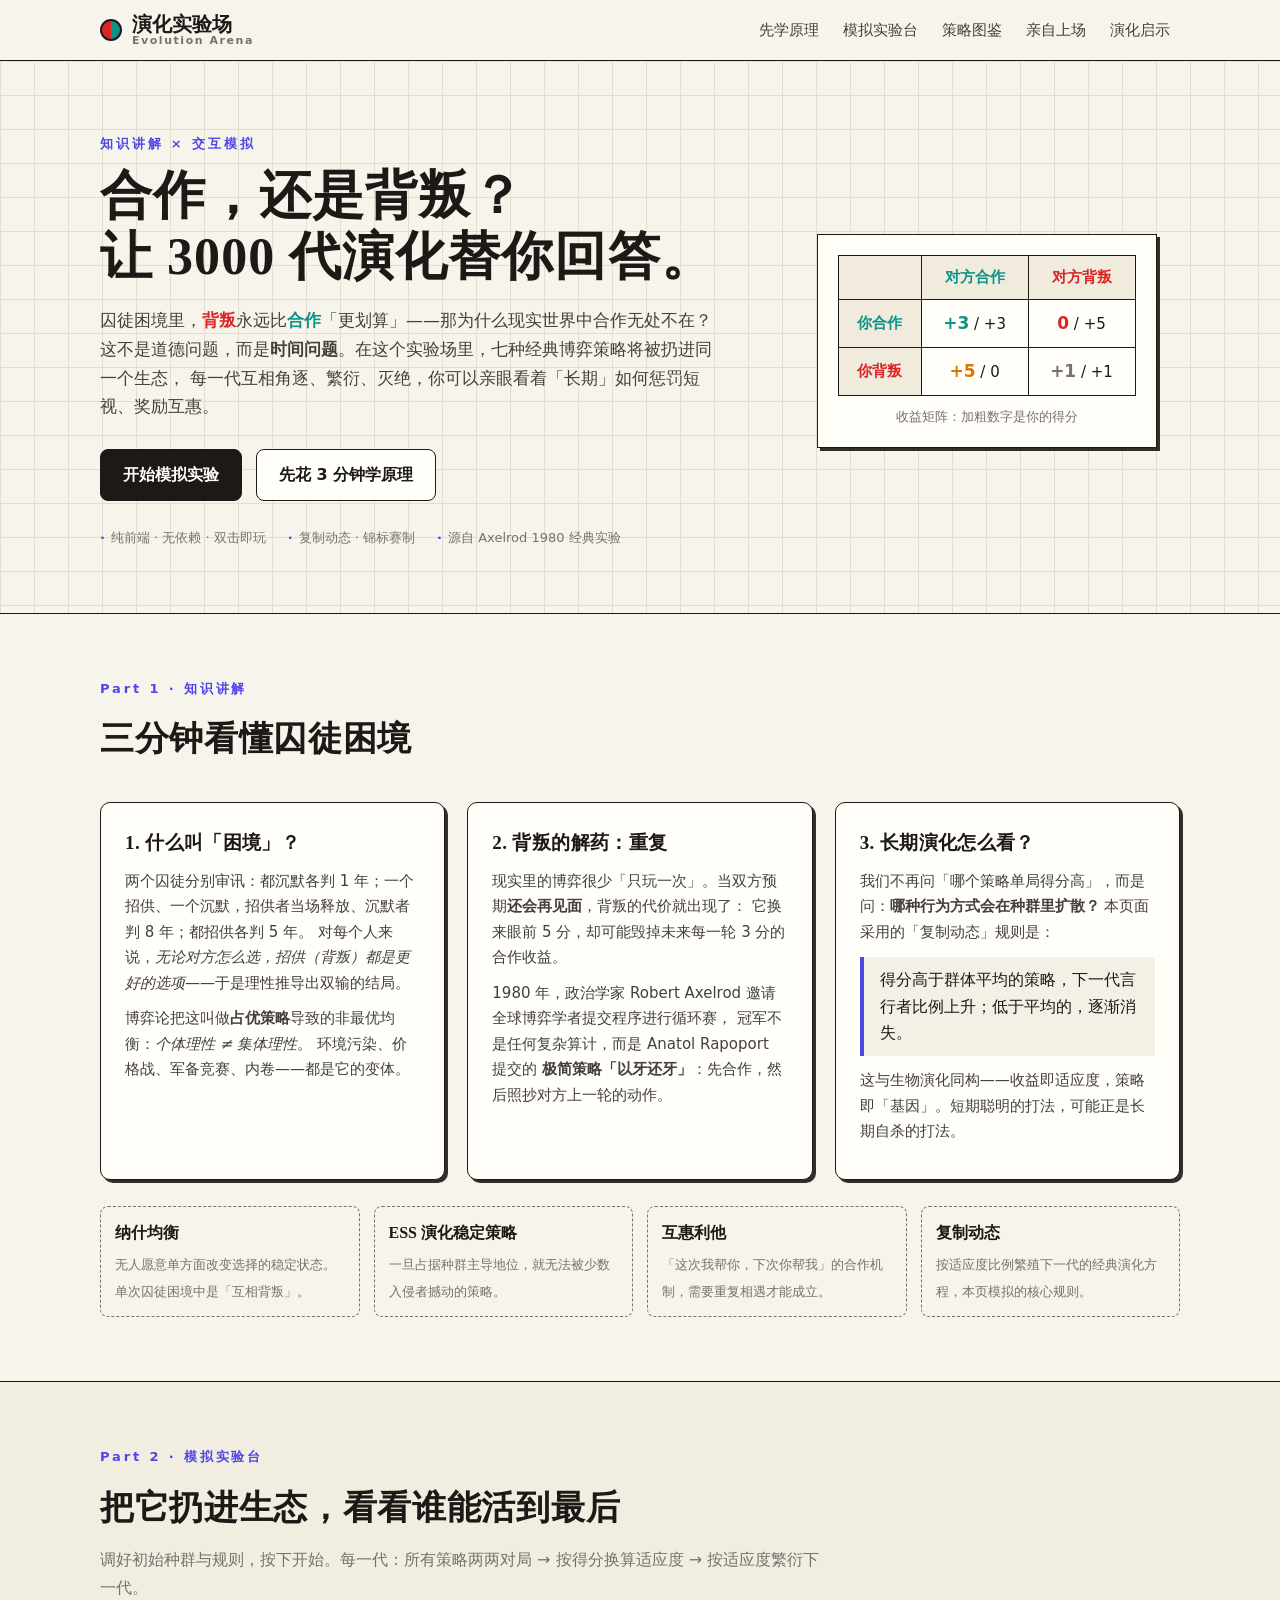
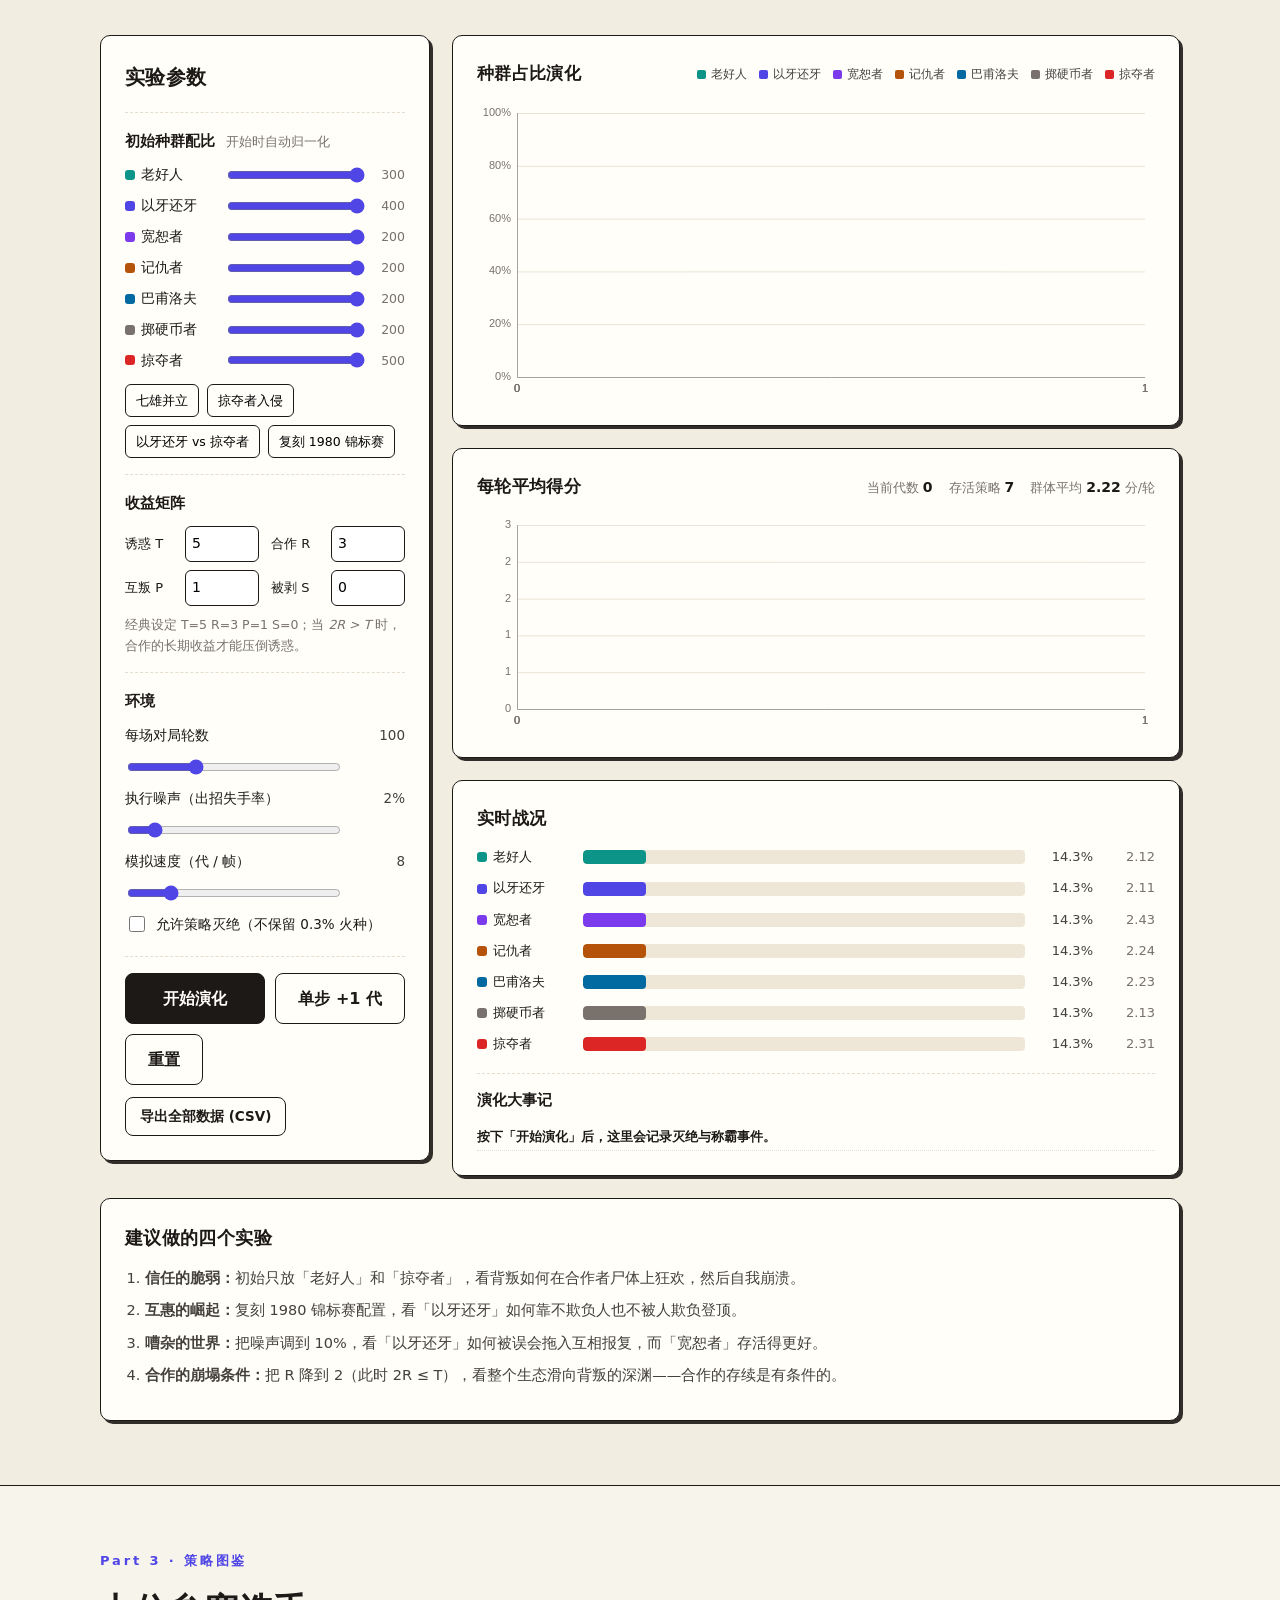
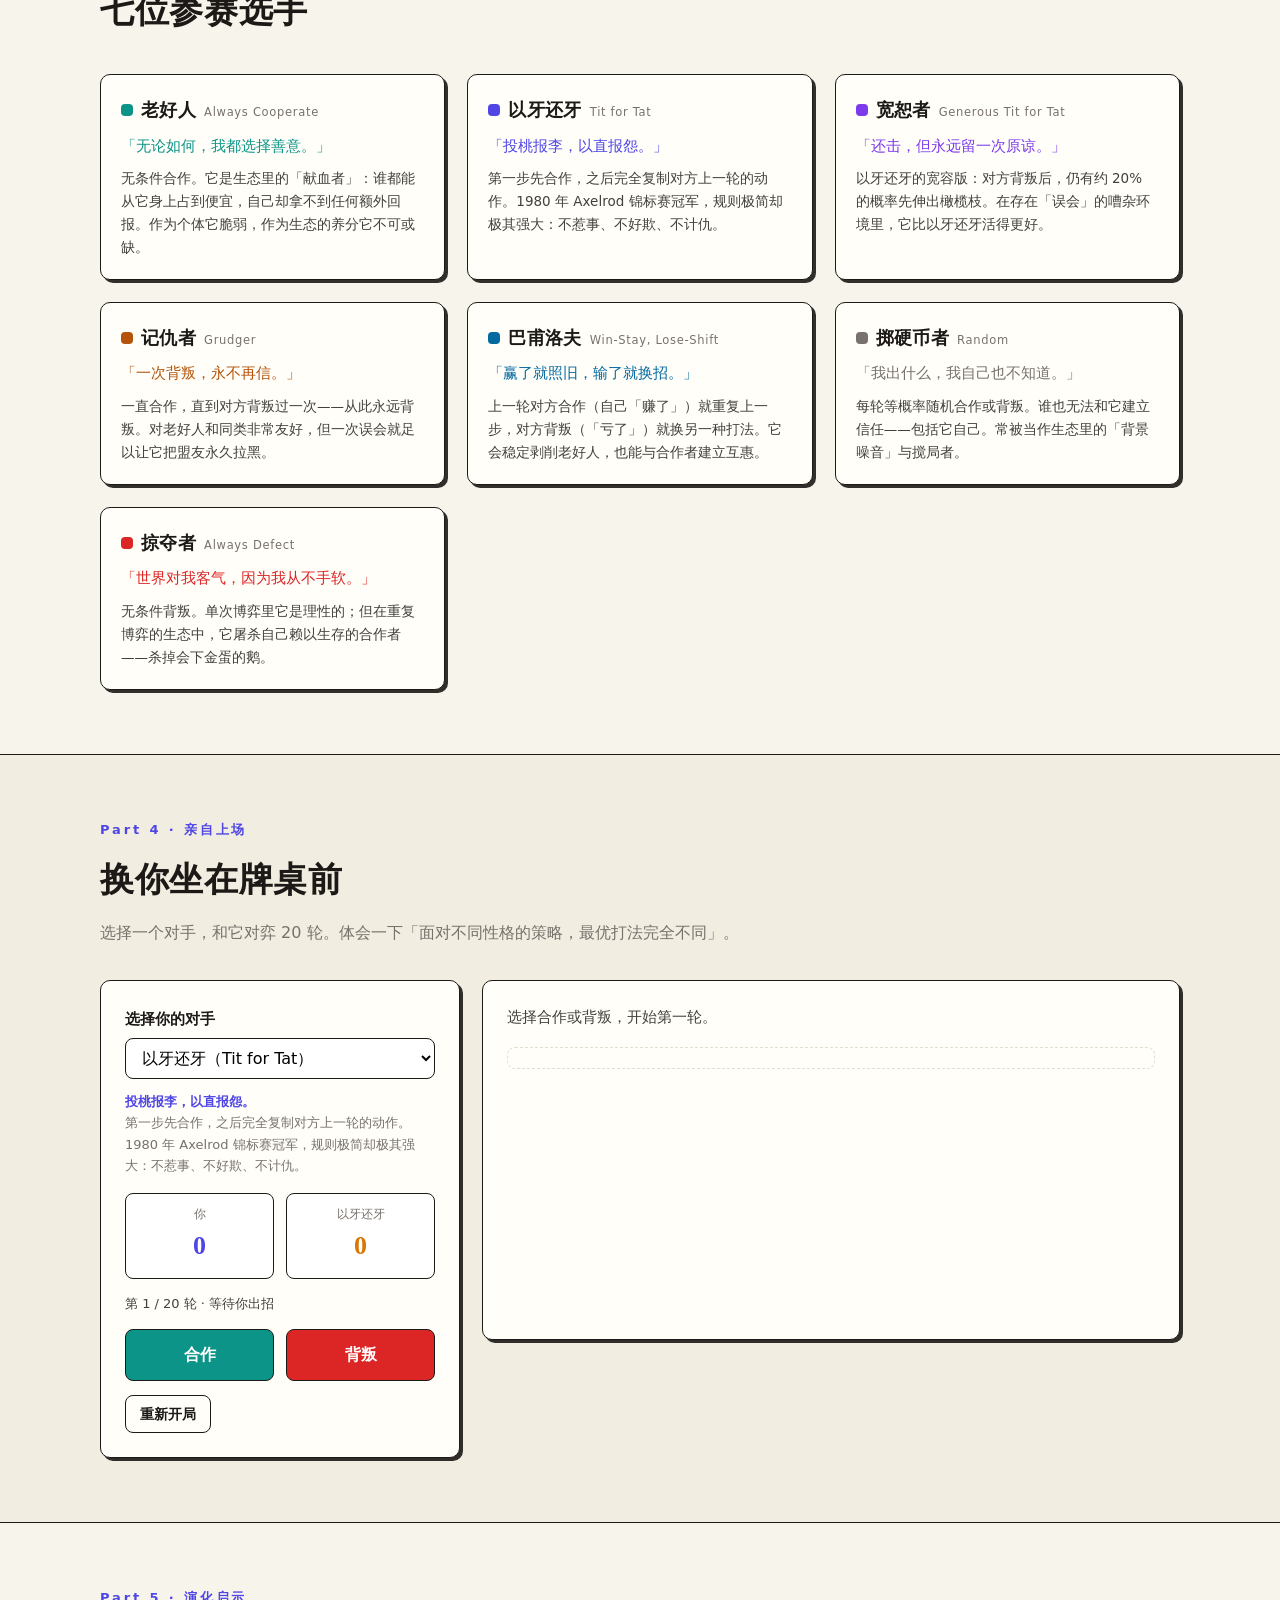
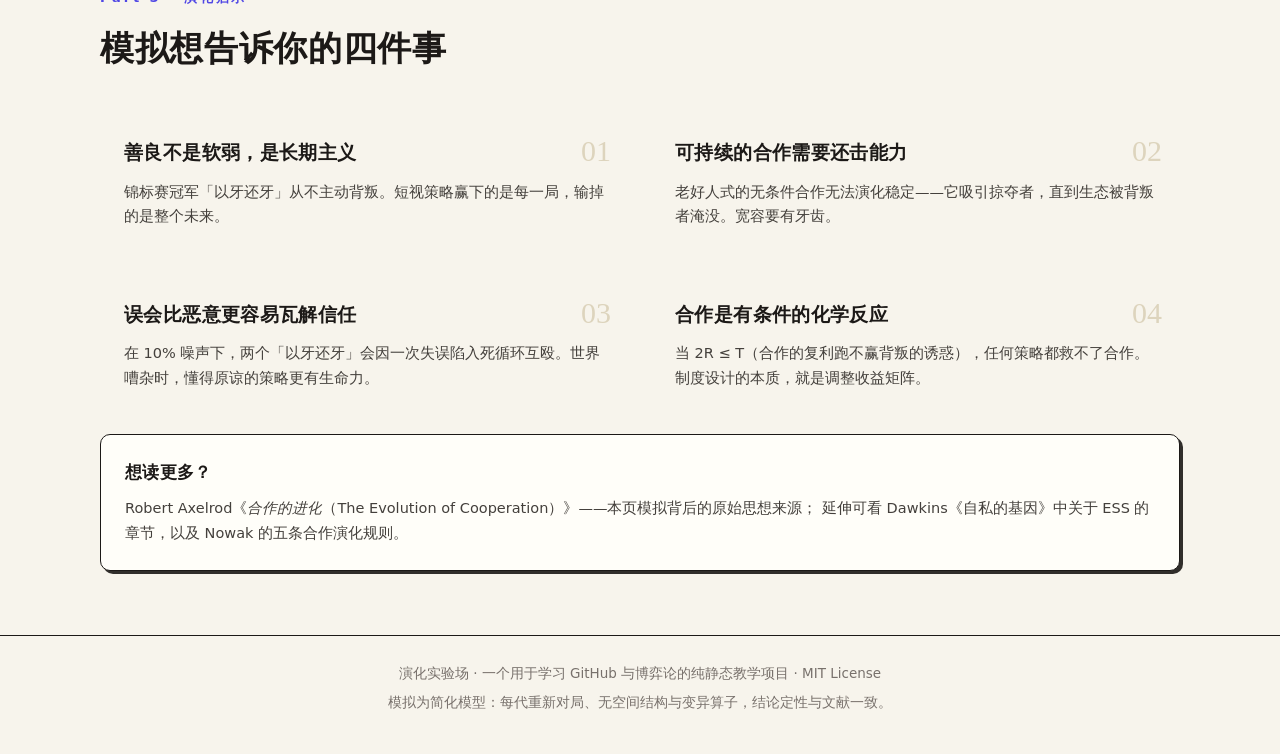
<file: index.html>
<!DOCTYPE html>
<html lang="zh-CN">
<head>
  <meta charset="UTF-8" />
  <meta name="viewport" content="width=device-width, initial-scale=1.0" />
  <title>合作还是背叛 · 囚徒困境演化实验场</title>
  <meta name="description" content="一个可交互的知识讲解页面：通过模拟重复囚徒困境的长期演化，探索博弈策略的兴衰规律。" />
  <link rel="stylesheet" href="css/style.css" />
</head>
<body>
  <!-- ================= 页头 ================= -->
  <header class="site-header">
    <div class="container header-inner">
      <a class="logo" href="#top">
        <span class="logo-mark" aria-hidden="true"></span>
        <span class="logo-text">演化实验场<small>Evolution Arena</small></span>
      </a>
      <nav class="site-nav" aria-label="页面导航">
        <a href="#knowledge">先学原理</a>
        <a href="#lab">模拟实验台</a>
        <a href="#strategies">策略图鉴</a>
        <a href="#play">亲自上场</a>
        <a href="#insights">演化启示</a>
      </nav>
    </div>
  </header>

  <main id="top">
    <!-- ================= 首屏 ================= -->
    <section class="hero">
      <div class="container hero-grid">
        <div class="hero-copy">
          <p class="kicker">知识讲解 × 交互模拟</p>
          <h1>合作，还是背叛？<br />让 3000 代演化替你回答。</h1>
          <p class="lead">
            囚徒困境里，<strong class="t-red">背叛</strong>永远比<strong class="t-teal">合作</strong>「更划算」——那为什么现实世界中合作无处不在？
            这不是道德问题，而是<strong>时间问题</strong>。在这个实验场里，七种经典博弈策略将被扔进同一个生态，
            每一代互相角逐、繁衍、灭绝，你可以亲眼看着「长期」如何惩罚短视、奖励互惠。
          </p>
          <div class="hero-cta">
            <a class="btn btn-primary" href="#lab">开始模拟实验</a>
            <a class="btn btn-ghost" href="#knowledge">先花 3 分钟学原理</a>
          </div>
          <ul class="hero-meta">
            <li>纯前端 · 无依赖 · 双击即玩</li>
            <li>复制动态 · 锦标赛制</li>
            <li>源自 Axelrod 1980 经典实验</li>
          </ul>
        </div>
        <div class="hero-panel" aria-hidden="true">
          <div class="payoff-mini">
            <table class="payoff-table payoff-table--mini">
              <thead>
                <tr>
                  <th scope="col"></th>
                  <th scope="col" class="col-coop">对方合作</th>
                  <th scope="col" class="col-defect">对方背叛</th>
                </tr>
              </thead>
              <tbody>
                <tr>
                  <th scope="row" class="row-coop">你合作</th>
                  <td class="cell-win"><b>+3</b> / +3</td>
                  <td class="cell-lose"><b>0</b> / +5</td>
                </tr>
                <tr>
                  <th scope="row" class="row-defect">你背叛</th>
                  <td class="cell-tempt"><b>+5</b> / 0</td>
                  <td class="cell-mutual"><b>+1</b> / +1</td>
                </tr>
              </tbody>
            </table>
            <p class="payoff-caption">收益矩阵：加粗数字是你的得分</p>
          </div>
        </div>
      </div>
    </section>

    <!-- ================= 知识讲解 ================= -->
    <section id="knowledge" class="section">
      <div class="container">
        <header class="section-head">
          <p class="kicker">Part 1 · 知识讲解</p>
          <h2>三分钟看懂囚徒困境</h2>
        </header>

        <div class="know-grid">
          <article class="card">
            <h3>1. 什么叫「困境」？</h3>
            <p>
              两个囚徒分别审讯：都沉默各判 1 年；一个招供、一个沉默，招供者当场释放、沉默者判 8 年；都招供各判 5 年。
              对每个人来说，<em>无论对方怎么选，招供（背叛）都是更好的选项</em>——于是理性推导出双输的结局。
            </p>
            <p>
              博弈论把这叫做<strong>占优策略</strong>导致的非最优均衡：<em>个体理性 ≠ 集体理性</em>。
              环境污染、价格战、军备竞赛、内卷——都是它的变体。
            </p>
          </article>

          <article class="card">
            <h3>2. 背叛的解药：重复</h3>
            <p>
              现实里的博弈很少「只玩一次」。当双方预期<strong>还会再见面</strong>，背叛的代价就出现了：
              它换来眼前 5 分，却可能毁掉未来每一轮 3 分的合作收益。
            </p>
            <p>
              1980 年，政治学家 Robert Axelrod 邀请全球博弈学者提交程序进行循环赛，
              冠军不是任何复杂算计，而是 Anatol Rapoport 提交的
              <strong>极简策略「以牙还牙」</strong>：先合作，然后照抄对方上一轮的动作。
            </p>
          </article>

          <article class="card">
            <h3>3. 长期演化怎么看？</h3>
            <p>
              我们不再问「哪个策略单局得分高」，而是问：<strong>哪种行为方式会在种群里扩散？</strong>
              本页面采用的「复制动态」规则是：
            </p>
            <blockquote>
              得分高于群体平均的策略，下一代言行者比例上升；低于平均的，逐渐消失。
            </blockquote>
            <p>
              这与生物演化同构——收益即适应度，策略即「基因」。短期聪明的打法，可能正是长期自杀的打法。
            </p>
          </article>
        </div>

        <div class="term-grid">
          <div class="term"><b>纳什均衡</b><span>无人愿意单方面改变选择的稳定状态。单次囚徒困境中是「互相背叛」。</span></div>
          <div class="term"><b>ESS 演化稳定策略</b><span>一旦占据种群主导地位，就无法被少数入侵者撼动的策略。</span></div>
          <div class="term"><b>互惠利他</b><span>「这次我帮你，下次你帮我」的合作机制，需要重复相遇才能成立。</span></div>
          <div class="term"><b>复制动态</b><span>按适应度比例繁殖下一代的经典演化方程，本页模拟的核心规则。</span></div>
        </div>
      </div>
    </section>

    <!-- ================= 模拟实验台 ================= -->
    <section id="lab" class="section section--lab">
      <div class="container">
        <header class="section-head">
          <p class="kicker">Part 2 · 模拟实验台</p>
          <h2>把它扔进生态，看看谁能活到最后</h2>
          <p class="section-sub">
            调好初始种群与规则，按下开始。每一代：所有策略两两对局 → 按得分换算适应度 → 按适应度繁衍下一代。
          </p>
        </header>

        <div class="lab-grid">
          <!-- 控制台 -->
          <aside class="lab-controls card">
            <h3>实验参数</h3>

            <div class="ctrl-group">
              <div class="ctrl-title">初始种群配比 <span class="ctrl-note">开始时自动归一化</span></div>
              <div id="shareSliders" class="share-sliders"></div>
              <div class="preset-row">
                <button class="preset" data-preset="equal">七雄并立</button>
                <button class="preset" data-preset="invasion">掠夺者入侵</button>
                <button class="preset" data-preset="tft-vs-alld">以牙还牙 vs 掠夺者</button>
                <button class="preset" data-preset="tournament">复刻 1980 锦标赛</button>
              </div>
            </div>

            <div class="ctrl-group">
              <div class="ctrl-title">收益矩阵 <span id="payWarn" class="warn" hidden>需满足 T &gt; R &gt; P &gt; S</span></div>
              <div class="pay-inputs">
                <label>诱惑 T <input id="payT" type="number" value="5" min="1" max="20" step="0.5" /></label>
                <label>合作 R <input id="payR" type="number" value="3" min="1" max="20" step="0.5" /></label>
                <label>互叛 P <input id="payP" type="number" value="1" min="0" max="20" step="0.5" /></label>
                <label>被剥 S <input id="payS" type="number" value="0" min="-5" max="20" step="0.5" /></label>
              </div>
              <p class="ctrl-hint">经典设定 T=5 R=3 P=1 S=0；当 <em>2R &gt; T</em> 时，合作的长期收益才能压倒诱惑。</p>
            </div>

            <div class="ctrl-group">
              <div class="ctrl-title">环境</div>
              <label class="range-row">每场对局轮数 <output id="roundsVal">100</output>
                <input id="roundsRange" type="range" min="10" max="300" step="10" value="100" />
              </label>
              <label class="range-row">执行噪声（出招失手率）<output id="noiseVal">2%</output>
                <input id="noiseRange" type="range" min="0" max="20" step="1" value="2" />
              </label>
              <label class="range-row">模拟速度（代 / 帧）<output id="speedVal">8</output>
                <input id="speedRange" type="range" min="1" max="40" step="1" value="8" />
              </label>
              <label class="check-row">
                <input id="extinctCheck" type="checkbox" />
                <span>允许策略灭绝（不保留 0.3% 火种）</span>
              </label>
            </div>

            <div class="run-row">
              <button id="btnRun" class="btn btn-primary btn-run">开始演化</button>
              <button id="btnStep" class="btn btn-ghost">单步 +1 代</button>
              <button id="btnReset" class="btn btn-ghost">重置</button>
            </div>
            <div class="run-row">
              <button id="btnCsv" class="btn btn-ghost btn-small">导出全部数据 (CSV)</button>
            </div>
          </aside>

          <!-- 图表区 -->
          <div class="lab-boards">
            <div class="board card">
              <div class="board-head">
                <h3>种群占比演化</h3>
                <div id="legend" class="legend"></div>
              </div>
              <canvas id="stackChart" class="chart chart-stack" role="img" aria-label="各策略种群占比随代数变化的堆叠面积图"></canvas>
            </div>
            <div class="board card">
              <div class="board-head">
                <h3>每轮平均得分</h3>
                <div class="board-stats">
                  <span>当前代数 <b id="statGen" class="num">0</b></span>
                  <span>存活策略 <b id="statAlive" class="num">7</b></span>
                  <span>群体平均 <b id="statMean" class="num">0</b> 分/轮</span>
                </div>
              </div>
              <canvas id="scoreChart" class="chart chart-line" role="img" aria-label="各策略每轮平均得分随代数变化的折线图"></canvas>
            </div>
            <div class="board card">
              <div class="board-head">
                <h3>实时战况</h3>
              </div>
              <div id="rankingBody" class="ranking"></div>
              <div class="lab-log">
                <div class="ctrl-title">演化大事记</div>
                <ul id="eventLog" class="event-log"><li class="log-empty">按下「开始演化」后，这里会记录灭绝与称霸事件。</li></ul>
              </div>
            </div>
          </div>
        </div>

        <div class="experiment-tips card">
          <h3>建议做的四个实验</h3>
          <ol>
            <li><b>信任的脆弱：</b>初始只放「老好人」和「掠夺者」，看背叛如何在合作者尸体上狂欢，然后自我崩溃。</li>
            <li><b>互惠的崛起：</b>复刻 1980 锦标赛配置，看「以牙还牙」如何靠不欺负人也不被人欺负登顶。</li>
            <li><b>嘈杂的世界：</b>把噪声调到 10%，看「以牙还牙」如何被误会拖入互相报复，而「宽恕者」存活得更好。</li>
            <li><b>合作的崩塌条件：</b>把 R 降到 2（此时 2R ≤ T），看整个生态滑向背叛的深渊——合作的存续是有条件的。</li>
          </ol>
        </div>
      </div>
    </section>

    <!-- ================= 策略图鉴 ================= -->
    <section id="strategies" class="section">
      <div class="container">
        <header class="section-head">
          <p class="kicker">Part 3 · 策略图鉴</p>
          <h2>七位参赛选手</h2>
        </header>
        <div id="strategyCards" class="strategy-grid"></div>
      </div>
    </section>

    <!-- ================= 亲自上场 ================= -->
    <section id="play" class="section section--play">
      <div class="container">
        <header class="section-head">
          <p class="kicker">Part 4 · 亲自上场</p>
          <h2>换你坐在牌桌前</h2>
          <p class="section-sub">选择一个对手，和它对弈 20 轮。体会一下「面对不同性格的策略，最优打法完全不同」。</p>
        </header>

        <div class="mg-grid">
          <div class="card mg-side">
            <label class="ctrl-title" for="mgOppSelect">选择你的对手</label>
            <select id="mgOppSelect" class="mg-select"></select>
            <p id="mgOppDesc" class="mg-opp-desc"></p>
            <div class="mg-scoreboard">
              <div class="mg-score you"><span>你</span><b id="mgMyScore" class="num">0</b></div>
              <div class="mg-score opp"><span id="mgOppNameLabel">对手</span><b id="mgOppScore" class="num">0</b></div>
            </div>
            <p id="mgRound" class="mg-round">第 1 / 20 轮 · 等待你出招</p>
            <div class="mg-actions">
              <button id="mgCoop" class="btn btn-coop">合作</button>
              <button id="mgDefect" class="btn btn-defect">背叛</button>
            </div>
            <button id="mgRestart" class="btn btn-ghost btn-small">重新开局</button>
          </div>

          <div class="card mg-board">
            <div class="mg-last" id="mgLast" aria-live="polite">选择合作或背叛，开始第一轮。</div>
            <div id="mgHistory" class="mg-history"></div>
            <div id="mgResult" class="mg-result" hidden></div>
          </div>
        </div>
      </div>
    </section>

    <!-- ================= 演化启示 ================= -->
    <section id="insights" class="section">
      <div class="container">
        <header class="section-head">
          <p class="kicker">Part 5 · 演化启示</p>
          <h2>模拟想告诉你的四件事</h2>
        </header>
        <div class="insight-grid">
          <article class="insight">
            <span class="insight-no">01</span>
            <h3>善良不是软弱，是长期主义</h3>
            <p>锦标赛冠军「以牙还牙」从不主动背叛。短视策略赢下的是每一局，输掉的是整个未来。</p>
          </article>
          <article class="insight">
            <span class="insight-no">02</span>
            <h3>可持续的合作需要还击能力</h3>
            <p>老好人式的无条件合作无法演化稳定——它吸引掠夺者，直到生态被背叛者淹没。宽容要有牙齿。</p>
          </article>
          <article class="insight">
            <span class="insight-no">03</span>
            <h3>误会比恶意更容易瓦解信任</h3>
            <p>在 10% 噪声下，两个「以牙还牙」会因一次失误陷入死循环互殴。世界嘈杂时，懂得原谅的策略更有生命力。</p>
          </article>
          <article class="insight">
            <span class="insight-no">04</span>
            <h3>合作是有条件的化学反应</h3>
            <p>当 2R ≤ T（合作的复利跑不赢背叛的诱惑），任何策略都救不了合作。制度设计的本质，就是调整收益矩阵。</p>
          </article>
        </div>
        <div class="reading card">
          <h3>想读更多？</h3>
          <p>
            Robert Axelrod《<em>合作的进化</em>（The Evolution of Cooperation）》——本页模拟背后的原始思想来源；
            延伸可看 Dawkins《自私的基因》中关于 ESS 的章节，以及 Nowak 的五条合作演化规则。
          </p>
        </div>
      </div>
    </section>
  </main>

  <footer class="site-footer">
    <div class="container">
      <p>演化实验场 · 一个用于学习 GitHub 与博弈论的纯静态教学项目 · MIT License</p>
      <p class="foot-note">模拟为简化模型：每代重新对局、无空间结构与变异算子，结论定性与文献一致。</p>
    </div>
  </footer>

  <script src="js/strategies.js"></script>
  <script src="js/simulation.js"></script>
  <script src="js/charts.js"></script>
  <script src="js/minigame.js"></script>
  <script src="js/app.js"></script>
</body>
</html>
</file>
<file: css/style.css>
/* =========================================================
 * 演化实验场 —— 样式
 * 风格：实验记录本 / 编辑排版
 *   暖纸底色 + 墨色文字 + 语义色（青=合作 红=背叛 靛=主色）
 * ========================================================= */

:root {
  --paper: #f7f4ec;
  --card: #fffef9;
  --ink: #1c1917;
  --ink-soft: #44403c;
  --muted: #78716c;
  --line: #e5decf;
  --accent: #4f46e5;
  --teal: #0d9488;
  --red: #dc2626;
  --amber: #d97706;
  --shadow: 3px 3px 0 rgba(28, 25, 23, 0.9);
  --radius: 10px;
  --font-body: "Noto Sans SC", "PingFang SC", "Microsoft YaHei", "Segoe UI", system-ui, sans-serif;
  --font-serif: Georgia, "Songti SC", "STSong", "SimSun", serif;
}

* { box-sizing: border-box; }

html { scroll-behavior: smooth; }

body {
  margin: 0;
  font-family: var(--font-body);
  color: var(--ink);
  background: var(--paper);
  line-height: 1.7;
  font-size: 16px;
}

.container { max-width: 1120px; margin: 0 auto; padding: 0 20px; }

.num { font-variant-numeric: tabular-nums; }

h1, h2, h3 { font-family: var(--font-serif); letter-spacing: 0.02em; }

a { color: var(--accent); text-decoration: none; }
a:hover { text-decoration: underline; }

button, select, input, a.btn, .preset { cursor: pointer; }

:focus-visible { outline: 2.5px solid var(--accent); outline-offset: 2px; }

/* ---------------- 页头 ---------------- */
.site-header {
  position: sticky;
  top: 0;
  z-index: 50;
  background: var(--paper);
  border-bottom: 1.5px solid var(--ink);
}
.header-inner { display: flex; align-items: center; justify-content: space-between; min-height: 60px; gap: 16px; }
.logo { display: flex; align-items: center; gap: 10px; text-decoration: none; color: var(--ink); }
.logo:hover { text-decoration: none; }
.logo-mark {
  width: 22px; height: 22px; border-radius: 50%;
  background: conic-gradient(var(--teal) 0 50%, var(--red) 50% 100%);
  border: 2px solid var(--ink);
}
.logo-text { font-family: var(--font-serif); font-size: 20px; font-weight: 700; line-height: 1.1; }
.logo-text small { display: block; font-family: var(--font-body); font-size: 11px; color: var(--muted); letter-spacing: 0.14em; }
.site-nav { display: flex; gap: 4px; flex-wrap: wrap; }
.site-nav a {
  padding: 6px 10px; border-radius: 6px; color: var(--ink-soft); font-size: 14.5px;
  transition: background 0.18s ease, color 0.18s ease;
}
.site-nav a:hover { background: #efe9db; color: var(--ink); text-decoration: none; }
@media (max-width: 760px) { .site-nav { display: none; } }

/* ---------------- 首屏 ---------------- */
.hero {
  padding: 72px 0 64px;
  background:
    linear-gradient(var(--line) 1px, transparent 1px),
    linear-gradient(90deg, var(--line) 1px, transparent 1px);
  background-size: 34px 34px;
  background-color: var(--paper);
  border-bottom: 1.5px solid var(--ink);
}
.hero-grid { display: grid; grid-template-columns: 1.25fr 0.75fr; gap: 48px; align-items: center; }
@media (max-width: 920px) { .hero-grid { grid-template-columns: 1fr; gap: 36px; } }

.kicker {
  margin: 0 0 10px;
  font-size: 13px; letter-spacing: 0.22em; color: var(--accent); font-weight: 600;
}
.hero h1 { margin: 0 0 18px; font-size: clamp(34px, 5vw, 52px); line-height: 1.18; }
.lead { font-size: 17px; color: var(--ink-soft); margin: 0 0 28px; max-width: 620px; }
.t-teal { color: var(--teal); }
.t-red { color: var(--red); }

.hero-cta { display: flex; gap: 14px; flex-wrap: wrap; }
.hero-meta {
  margin: 26px 0 0; padding: 0; list-style: none;
  display: flex; gap: 10px 22px; flex-wrap: wrap;
  font-size: 13px; color: var(--muted);
}
.hero-meta li::before {
  content: "·"; margin-right: 6px; color: var(--accent); font-weight: 700;
}

/* 收益矩阵小面板 */
.hero-panel { display: flex; justify-content: center; }
.payoff-mini { background: var(--card); border: 1.5px solid var(--ink); box-shadow: var(--shadow); padding: 20px; max-width: 340px; width: 100%; }

/* ---------------- 通用卡片 / 按钮 ---------------- */
.card {
  background: var(--card);
  border: 1.5px solid var(--ink);
  border-radius: var(--radius);
  box-shadow: var(--shadow);
  padding: 24px;
}

.btn {
  display: inline-block;
  font: inherit; font-weight: 600;
  padding: 11px 22px;
  border-radius: 8px;
  border: 1.5px solid var(--ink);
  text-decoration: none;
  transition: transform 0.16s ease, box-shadow 0.16s ease, background 0.16s ease;
}
.btn:hover { text-decoration: none; transform: translate(-1px, -1px); box-shadow: 4px 4px 0 rgba(28, 25, 23, 0.9); }
.btn:active { transform: translate(1px, 1px); box-shadow: 1px 1px 0 rgba(28, 25, 23, 0.9); }
.btn-primary { background: var(--ink); color: #fffdf9; }
.btn-primary.running { background: var(--accent); border-color: var(--accent); }
.btn-ghost { background: var(--card); color: var(--ink); }
.btn-coop { background: var(--teal); color: #fff; flex: 1; }
.btn-defect { background: var(--red); color: #fff; flex: 1; }
.btn-small { padding: 7px 14px; font-size: 13.5px; }
.btn:disabled { opacity: 0.45; cursor: not-allowed; transform: none; box-shadow: none; }

/* ---------------- 区块 ---------------- */
.section { padding: 64px 0; }
.section--lab { background: #f1ede1; border-top: 1.5px solid var(--ink); border-bottom: 1.5px solid var(--ink); }
.section--play { background: #f1ede1; border-top: 1.5px solid var(--ink); border-bottom: 1.5px solid var(--ink); }
.section-head { margin-bottom: 34px; max-width: 720px; }
.section-head h2 { margin: 0 0 10px; font-size: clamp(26px, 3.4vw, 34px); }
.section-sub { color: var(--muted); margin: 0; }

/* ---------------- 知识讲解 ---------------- */
.know-grid { display: grid; grid-template-columns: repeat(3, 1fr); gap: 22px; }
@media (max-width: 900px) { .know-grid { grid-template-columns: 1fr; } }
.know-grid h3 { margin: 0 0 10px; font-size: 19px; }
.know-grid p { margin: 0 0 10px; font-size: 15px; color: var(--ink-soft); }
.know-grid blockquote {
  margin: 12px 0; padding: 10px 16px;
  border-left: 4px solid var(--accent);
  background: #f3f0e6; font-family: var(--font-serif); font-size: 15.5px;
}

.term-grid { display: grid; grid-template-columns: repeat(4, 1fr); gap: 14px; margin-top: 26px; }
@media (max-width: 900px) { .term-grid { grid-template-columns: repeat(2, 1fr); } }
@media (max-width: 560px) { .term-grid { grid-template-columns: 1fr; } }
.term {
  border: 1.5px dashed var(--muted); border-radius: 8px; padding: 12px 14px; background: transparent;
}
.term b { display: block; font-family: var(--font-serif); margin-bottom: 4px; }
.term span { font-size: 13px; color: var(--muted); line-height: 1.6; }

/* ---------------- 收益矩阵表 ---------------- */
.payoff-table { border-collapse: collapse; width: 100%; font-size: 15px; }
.payoff-table th, .payoff-table td { border: 1.5px solid var(--ink); padding: 9px 8px; text-align: center; }
.payoff-table th { background: #f0ebdd; font-family: var(--font-serif); font-weight: 700; }
.payoff-table .col-coop, .row-coop { color: var(--teal); }
.payoff-table .col-defect, .row-defect { color: var(--red); }
.payoff-table td { transition: background 0.15s ease; }
.payoff-table td.hover, .payoff-table td:hover { background: #fff3d6; }
.payoff-table--mini b { font-size: 17px; }
.cell-win b { color: var(--teal); }
.cell-lose b { color: var(--red); }
.cell-tempt b { color: var(--amber); }
.cell-mutual b { color: var(--muted); }
.payoff-caption { margin: 10px 0 0; text-align: center; font-size: 12.5px; color: var(--muted); }

/* ---------------- 实验台布局 ---------------- */
.lab-grid { display: grid; grid-template-columns: 330px 1fr; gap: 22px; align-items: start; }
@media (max-width: 1020px) { .lab-grid { grid-template-columns: 1fr; } }

.lab-controls h3 { margin: 0 0 18px; font-size: 20px; }
.ctrl-group { border-top: 1.5px dashed var(--line); padding: 16px 0; }
.ctrl-title { font-weight: 700; font-size: 14.5px; margin-bottom: 10px; }
.ctrl-note { font-weight: 400; color: var(--muted); font-size: 12.5px; margin-left: 6px; }
.ctrl-hint { font-size: 12.5px; color: var(--muted); margin: 8px 0 0; }
.warn { color: var(--red); font-size: 12.5px; font-weight: 600; }

.share-sliders { display: flex; flex-direction: column; gap: 8px; }
.share-row { display: grid; grid-template-columns: 92px 1fr 34px; align-items: center; gap: 8px; font-size: 13.5px; }
.share-name { display: flex; align-items: center; gap: 6px; white-space: nowrap; }
.share-name i { width: 10px; height: 10px; border-radius: 3px; display: inline-block; }
.share-val { text-align: right; color: var(--muted); font-size: 12.5px; }

input[type="range"] { width: 100%; accent-color: var(--accent); }

.preset-row { display: flex; flex-wrap: wrap; gap: 8px; margin-top: 12px; }
.preset {
  font: inherit; font-size: 12.5px;
  padding: 5px 10px; border-radius: 6px;
  background: var(--card); border: 1.5px solid var(--ink);
  transition: background 0.15s ease, transform 0.15s ease;
}
.preset:hover { background: #fff3d6; transform: translateY(-1px); }

.pay-inputs { display: grid; grid-template-columns: repeat(2, 1fr); gap: 8px 12px; font-size: 13px; }
.pay-inputs label { display: flex; align-items: center; justify-content: space-between; gap: 6px; }
.pay-inputs input {
  width: 74px; padding: 5px 6px; font: inherit; font-size: 14px;
  border: 1.5px solid var(--ink); border-radius: 6px; background: #fff;
}

.range-row { display: grid; grid-template-columns: 1fr 56px; align-items: center; gap: 10px; font-size: 13.5px; margin-bottom: 10px; }
.range-row output { text-align: right; color: var(--ink-soft); }
.check-row { display: flex; align-items: center; gap: 8px; font-size: 13.5px; }
.check-row input { accent-color: var(--red); width: 16px; height: 16px; }

.run-row { display: flex; gap: 10px; flex-wrap: wrap; border-top: 1.5px dashed var(--line); padding-top: 16px; margin-top: 4px; }
.run-row + .run-row { border-top: none; padding-top: 8px; }
.btn-run { flex: 1; min-width: 130px; text-align: center; }

/* 图表板 */
.lab-boards { display: flex; flex-direction: column; gap: 22px; }
.board h3 { margin: 0; font-size: 17px; }
.board-head { display: flex; justify-content: space-between; align-items: baseline; gap: 12px; flex-wrap: wrap; margin-bottom: 12px; }
.board-stats { display: flex; gap: 16px; font-size: 12.5px; color: var(--muted); flex-wrap: wrap; }
.board-stats b { color: var(--ink); font-size: 14px; }

.chart { display: block; width: 100%; }
.chart-stack { height: 300px; }
.chart-line { height: 220px; }
@media (max-width: 640px) { .chart-stack { height: 240px; } .chart-line { height: 180px; } }

.legend { display: flex; flex-wrap: wrap; gap: 6px 12px; }
.legend-chip { display: inline-flex; align-items: center; gap: 5px; font-size: 12px; color: var(--ink-soft); }
.legend-chip i { width: 9px; height: 9px; border-radius: 2px; }

/* 战况榜 */
.ranking { display: flex; flex-direction: column; gap: 9px; margin-bottom: 18px; }
.rank-row { display: grid; grid-template-columns: 96px 1fr 58px 52px; gap: 10px; align-items: center; font-size: 13px; }
.rank-name { display: flex; align-items: center; gap: 6px; white-space: nowrap; }
.rank-name i { width: 10px; height: 10px; border-radius: 3px; }
.rank-bar { background: #eee7d7; height: 14px; border-radius: 4px; overflow: hidden; }
.rank-bar b { display: block; height: 100%; min-width: 2px; border-radius: 4px; }
.rank-share { text-align: right; color: var(--ink-soft); }
.rank-fit { text-align: right; color: var(--muted); }

.lab-log { border-top: 1.5px dashed var(--line); padding-top: 14px; }
.event-log { list-style: none; margin: 0; padding: 0; max-height: 150px; overflow-y: auto; }
.event-log li { font-size: 12.5px; color: var(--ink-soft); padding: 3px 0; border-bottom: 1px dotted var(--line); }
.event-log li:first-child { color: var(--ink); font-weight: 600; }
.log-empty { color: var(--muted); }

/* 实验建议 */
.experiment-tips { margin-top: 22px; }
.experiment-tips h3 { margin: 0 0 12px; font-size: 18px; }
.experiment-tips ol { margin: 0; padding-left: 20px; }
.experiment-tips li { font-size: 14.5px; color: var(--ink-soft); margin-bottom: 8px; }

/* ---------------- 策略图鉴 ---------------- */
.strategy-grid { display: grid; grid-template-columns: repeat(3, 1fr); gap: 22px; }
@media (max-width: 900px) { .strategy-grid { grid-template-columns: repeat(2, 1fr); } }
@media (max-width: 600px) { .strategy-grid { grid-template-columns: 1fr; } }
.strategy-card { padding: 20px; }
.sc-head { display: flex; align-items: baseline; gap: 8px; flex-wrap: wrap; }
.sc-head h3 { margin: 0; font-size: 18px; }
.sc-dot { width: 12px; height: 12px; border-radius: 4px; align-self: center; }
.sc-en { font-size: 11.5px; color: var(--muted); letter-spacing: 0.06em; }
.sc-motto { margin: 8px 0 8px; font-family: var(--font-serif); font-size: 15px; }
.sc-desc { margin: 0; font-size: 13.5px; color: var(--ink-soft); }

/* ---------------- 亲自上场 ---------------- */
.mg-grid { display: grid; grid-template-columns: 360px 1fr; gap: 22px; align-items: start; }
@media (max-width: 920px) { .mg-grid { grid-template-columns: 1fr; } }

.mg-select {
  width: 100%; padding: 9px 12px; font: inherit;
  border: 1.5px solid var(--ink); border-radius: 8px; background: #fff; margin-top: 6px;
}
.mg-opp-desc { font-size: 13px; color: var(--muted); margin: 12px 0 16px; line-height: 1.65; }
.mg-scoreboard { display: grid; grid-template-columns: 1fr 1fr; gap: 12px; margin-bottom: 14px; }
.mg-score {
  border: 1.5px solid var(--ink); border-radius: 8px; padding: 10px 14px; text-align: center; background: #fff;
}
.mg-score span { display: block; font-size: 12px; color: var(--muted); }
.mg-score b { font-size: 26px; font-family: var(--font-serif); }
.mg-score.you b { color: var(--accent); }
.mg-score.opp b { color: var(--amber); }
.mg-round { font-size: 13px; color: var(--ink-soft); margin: 0 0 14px; }
.mg-actions { display: flex; gap: 12px; margin-bottom: 14px; }

.mg-board { min-height: 360px; }
.mg-last { font-size: 15px; min-height: 28px; margin-bottom: 14px; color: var(--ink-soft); }
.mg-history {
  display: flex; flex-direction: column; gap: 6px; max-height: 220px; overflow-y: auto;
  border: 1.5px dashed var(--line); border-radius: 8px; padding: 10px 12px;
}
.mg-chip { display: flex; align-items: center; gap: 8px; font-size: 13px; }
.mg-chip em { font-style: normal; color: var(--muted); font-size: 11.5px; width: 28px; }
.badge {
  display: inline-block; padding: 2px 10px; border-radius: 999px; font-size: 12px; font-weight: 600;
  border: 1.5px solid transparent;
}
.badge.me.b-coop { background: #e0f2f0; color: #0b7a70; border-color: #0d9488; }
.badge.me.b-defect { background: #fdeaea; color: #b91c1c; border-color: #dc2626; }
.badge.opp.b-coop { background: #fff; color: #0b7a70; border-color: #9ad3cd; }
.badge.opp.b-defect { background: #fff; color: #b91c1c; border-color: #efb4b4; }
.mg-result {
  margin-top: 16px; padding: 14px 16px; border-radius: 8px;
  border: 1.5px solid var(--ink); background: #fff3d6; font-size: 14px; line-height: 1.7;
}

/* ---------------- 启示 ---------------- */
.insight-grid { display: grid; grid-template-columns: repeat(2, 1fr); gap: 22px; }
@media (max-width: 780px) { .insight-grid { grid-template-columns: 1fr; } }
.insight { position: relative; padding: 26px 24px 22px; }
.insight-no {
  position: absolute; top: 14px; right: 18px;
  font-family: var(--font-serif); font-size: 30px; color: #ddd4bd;
}
.insight h3 { margin: 0 0 10px; font-size: 19px; }
.insight p { margin: 0; font-size: 14.5px; color: var(--ink-soft); }
.reading { margin-top: 22px; }
.reading h3 { margin: 0 0 8px; font-size: 17px; }
.reading p { margin: 0; font-size: 14.5px; color: var(--ink-soft); }

/* ---------------- 页脚 ---------------- */
.site-footer { border-top: 1.5px solid var(--ink); padding: 26px 0 34px; color: var(--muted); }
.site-footer p { margin: 0 0 6px; text-align: center; font-size: 13.5px; }
.foot-note { font-size: 12px; }

@media (prefers-reduced-motion: reduce) {
  html { scroll-behavior: auto; }
  .btn, .preset { transition: none; }
}
</file>
